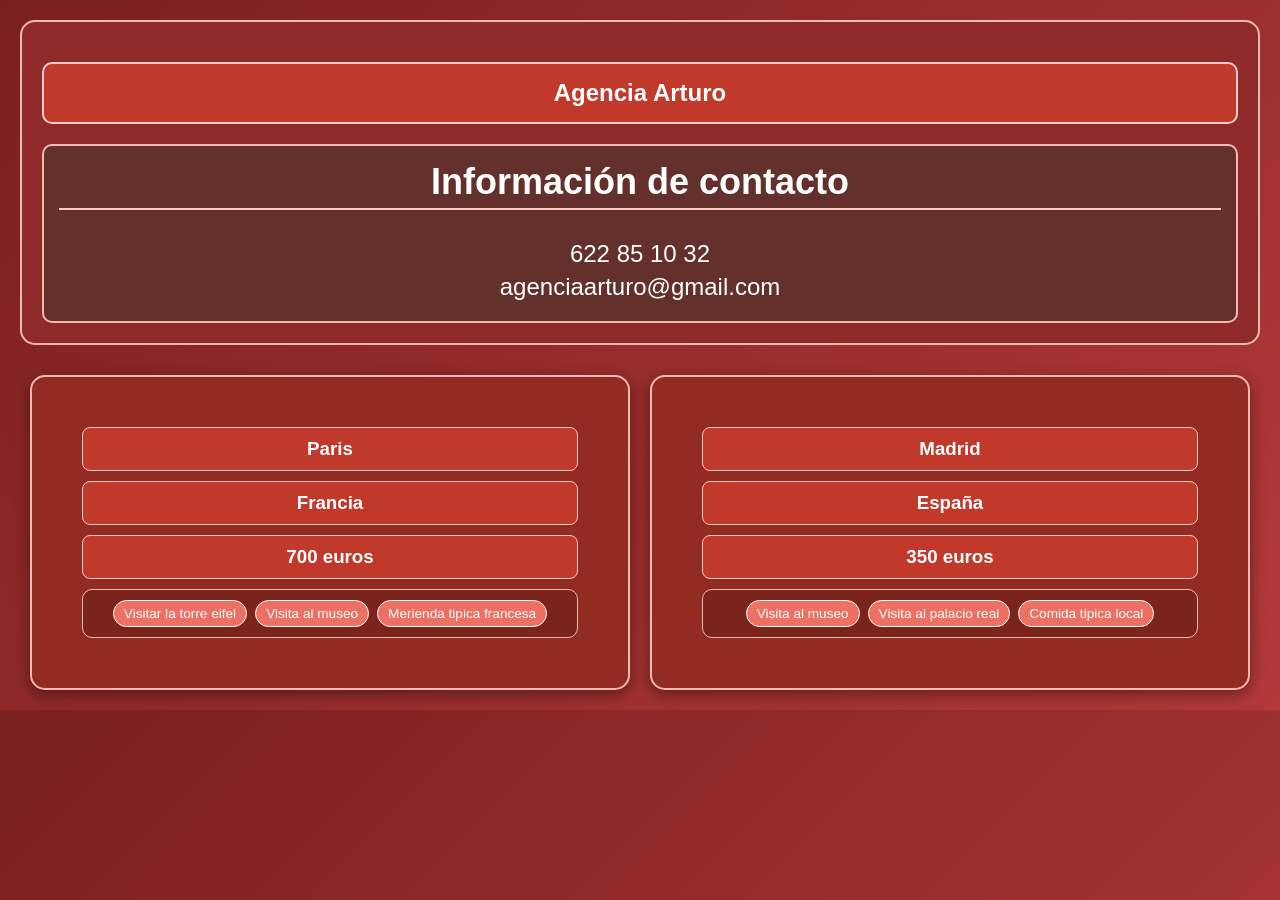
<file: Carmona_Roldan/HTML/Index.html>
<!doctype html>
<html lang="es">
  <head>
    <meta charset="UTF-8" />
    <script src="../JS/CarmonaRoldan_recuperardatos.js" defer></script>
    
    <link rel="stylesheet" href="../CSS/CarmonaRoldan_estilos.css" />
    <title>Examen JSON y JS</title>
  </head>

  <body>
    <section id="datos"></section>
    <section id="excursiones"></section>
  </body>
</html>
</file>
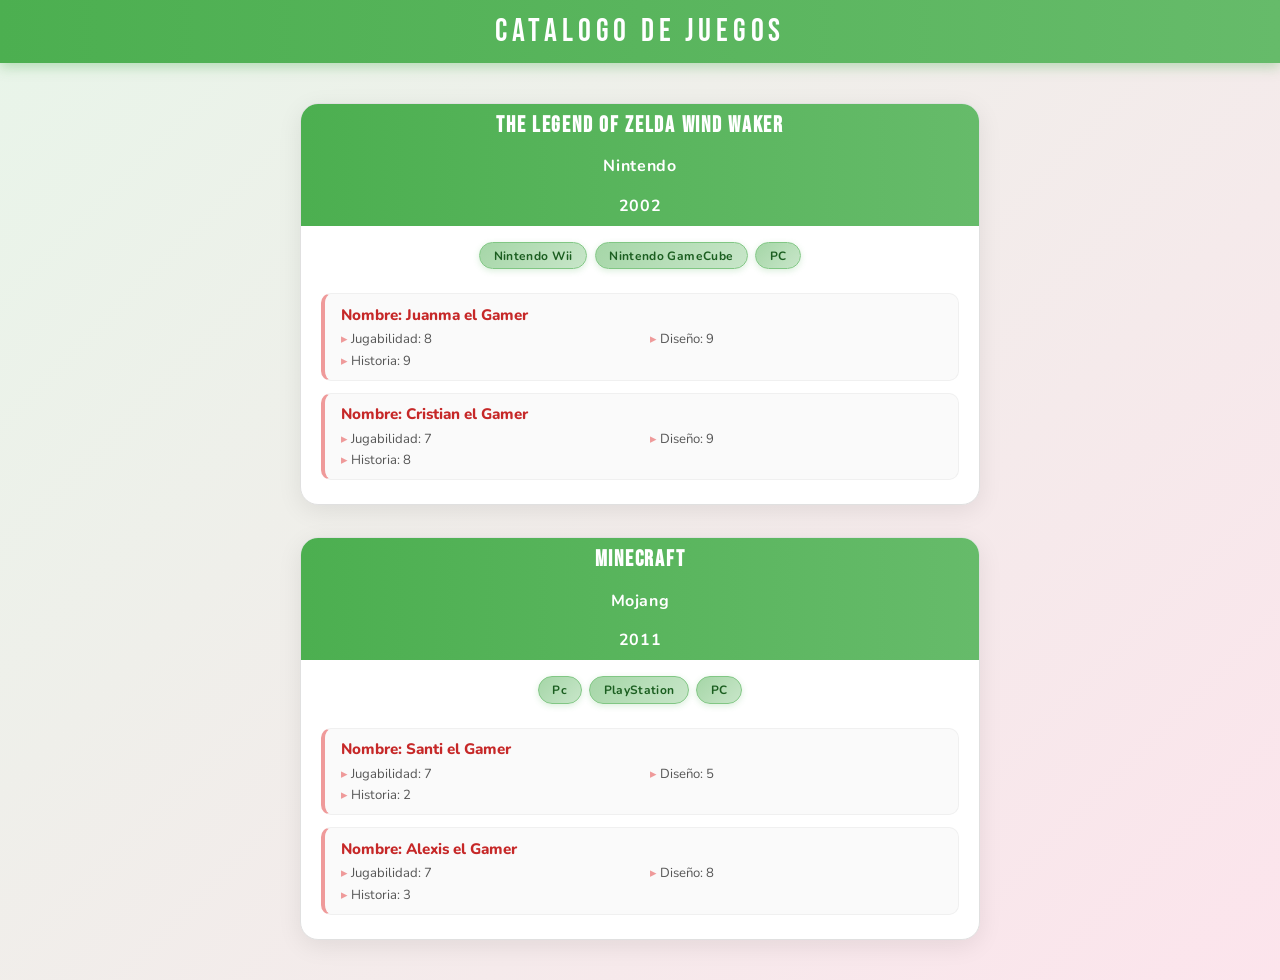
<file: PracticaExamen/PracticaExamen.html>
<!doctype html>
<html lang="es">
  <head>
    <meta charset="UTF-8" />
    <script src="PracticaExamen.js" defer></script>
    
    <link rel="stylesheet" href="PracticaExamen.css" />
    <title>Practica examen</title>
  </head>

  <body>
    <header>
        Catalogo de juegos
    </header>
    <main id="principal"></main>
  </body>
</html>
</file>
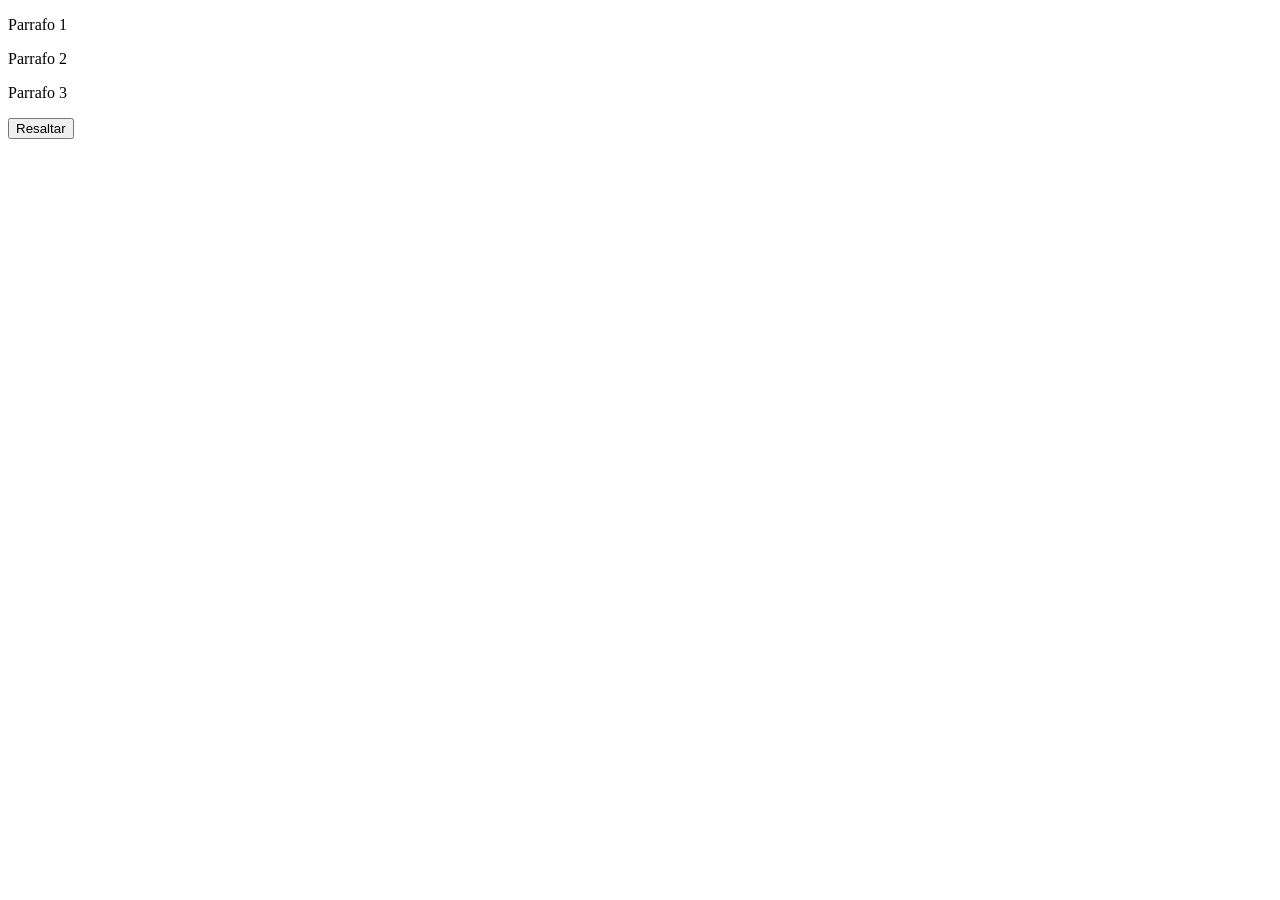
<file: RelacionEjercicios2/Ejercicio1/Ejercicio1.html>
<!DOCTYPE html>
<html>

<head>
    <title>Ejercicio 1</title>
    <script defer src="../Ejercicio1/Ejercicio1.js"></script>
    <!-- El defer hace que espere a cargar todo el html antes de aplicar el js-->
</head>

<body>

    <p>Parrafo 1</p>
    <p>Parrafo 2</p>
    <p id="par3">Parrafo 3</p>

    <button type="button" value="Resaltar" id="boton">Resaltar</button>

</body>

</html>
</file>
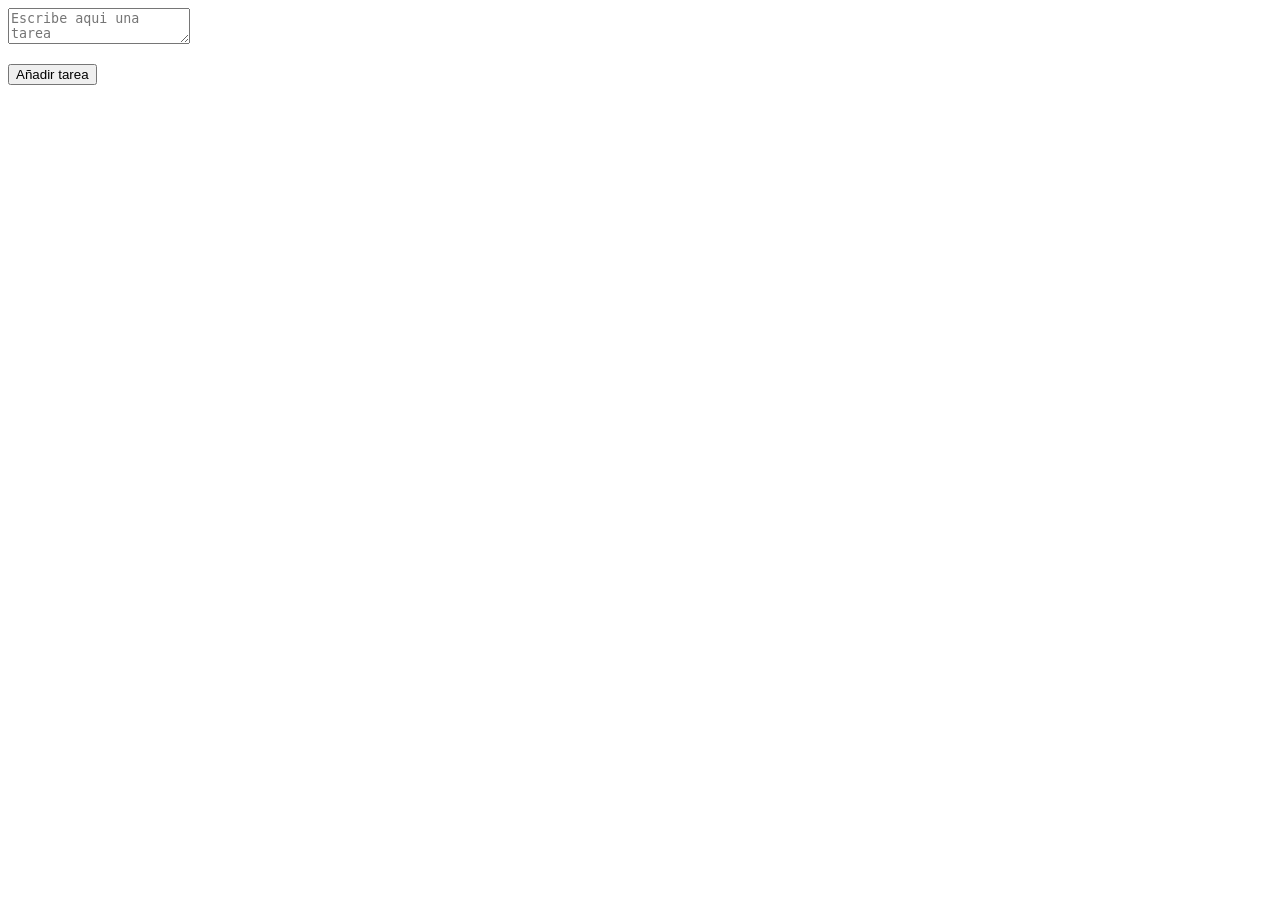
<file: RelacionEjercicios2/Ejercicio2/Ejercicio2.html>
<!DOCTYPE html>
<html>

<head>
    <title>Ejercicio 2</title>
    <script src="../Ejercicio2/Ejercicio2.js"></script>
</head>

<body>
    <textarea id="texto" placeholder="Escribe aqui una tarea"></textarea>
    <p>
        <button onclick="añadir()">Añadir tarea</button>
    </p>
    <ul></ul>
</body>

</html>
</file>
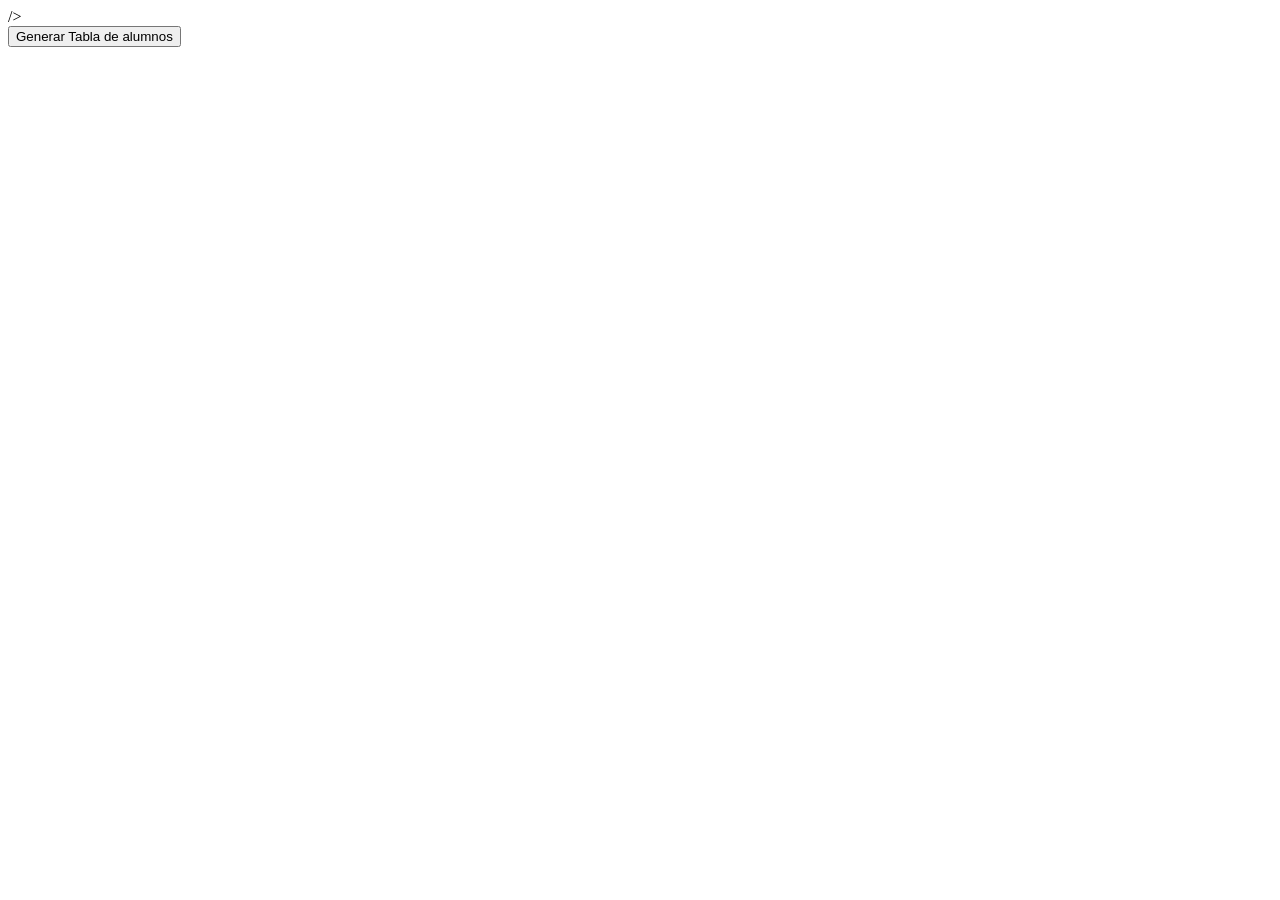
<file: RelacionEjercicios2/Ejercicio3/Ejercicio3.html>
<html lang="es">
  <head>
    <title>EJ3 - Relacion 2 -JSON+JS - DAM</title> />
    <meta charset="UTF-8" />
    <script defer src="../Ejercicio3/Ejercicio3.js"></script>
  </head>
  <body>
    <div id="boton">
      <button type="button">Generar Tabla de alumnos</button>
    </div>
  </body>
</html>
</file>
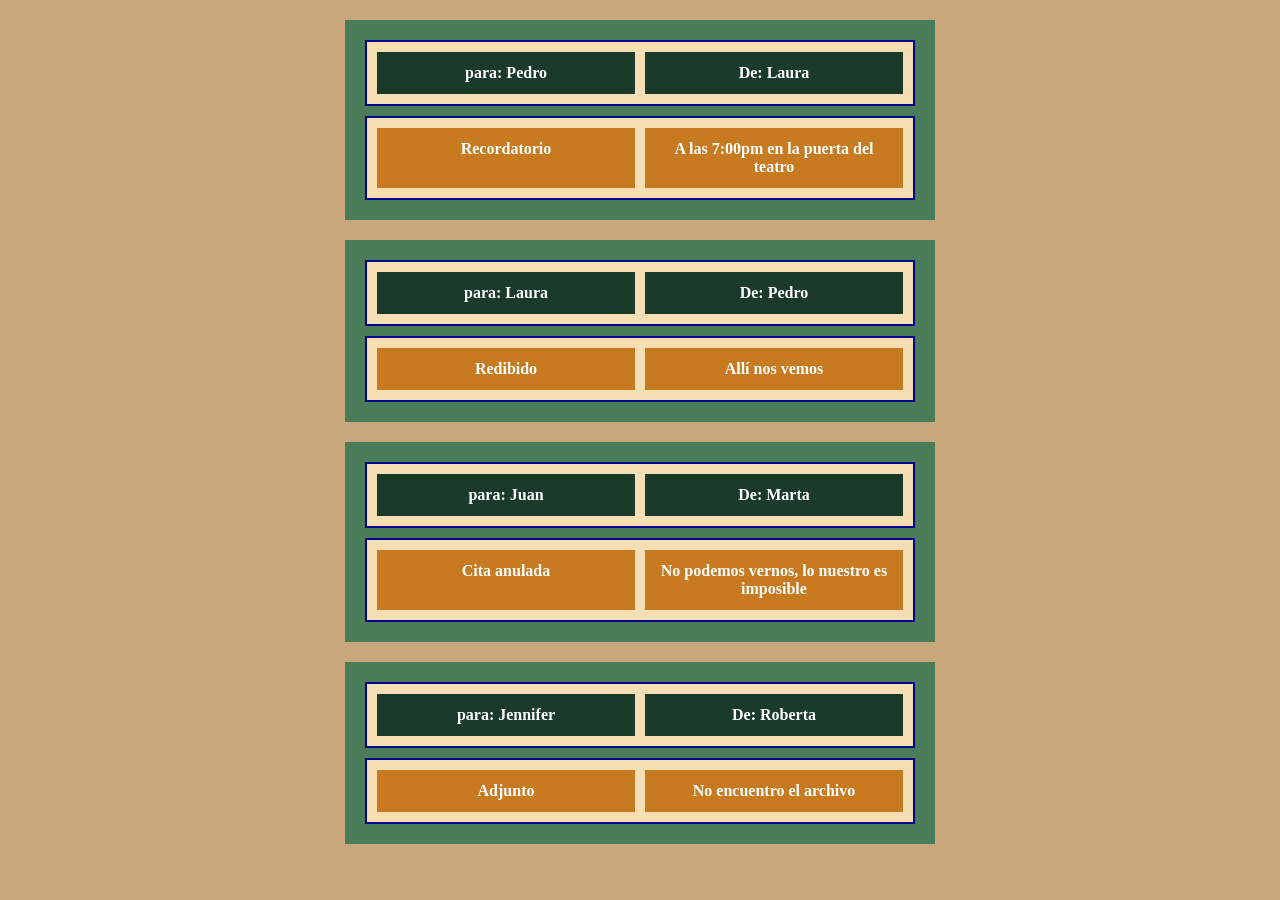
<file: RelacionEjercicios3/Ejercicio2/Ejercicio2.html>
<!doctype html>
<html lang="es">
  <head>
    <meta charset="UTF-8" />
    <script src="../Ejercicio2/Ejercicio2.js" defer></script>

    <link rel="stylesheet" href="../Ejercicio2/Ejercicio2.css" />
    <title>Ejercicio 3 Relación 2</title>
  </head>

  <body>
    <main id="principal"></main>
  </body>
</html>
</file>
<file: Carmona_Roldan/CSS/CarmonaRoldan_estilos.css>
body{
    margin: 0;
    padding: 20px;
    font-family: Arial, Helvetica, sans-serif;
    background: linear-gradient(135deg, #7a1f1f, #b33939);
    color: white;
}

/* ===== SECCIÓN DATOS (ARRIBA) ===== */
#datos{
    background-color: #8e2a2a;
    border: 2px solid #f5b7b1;
    border-radius: 15px;
    padding: 20px;
    margin-bottom: 30px;
}

#datos h1{
    background-color: #c0392b;
    border: 2px solid #f8caca;
    border-radius: 10px;
    padding: 15px;
    text-align: center;    
}

#datos div{
    background-color: #63302b;
    border: 2px solid #f5b7b1;
    border-radius: 10px;
    padding: 15px;
    text-align:center;
    font-size:x-large;
}

#datos h2{
    margin-top: 0;
    border-bottom: 2px solid #f8caca;
    padding-bottom: 5px;
}

#datos p{
    margin: 5px 0;
}

/* ===== SECCIÓN EXCURSIONES ===== */
#excursiones{
    display: flex; /* cards en fila */
    gap: 20px;
    flex-wrap: wrap;
    justify-content: center;
}

/* ===== CARDS ===== */
card{
    background-color: #922b21;
    border: 2px solid #f5b7b1;
    border-radius: 15px;
    padding: 15px;
    width: 580px;
    display: flex;
    flex-direction: column;
    gap: 10px;

    box-shadow: 0 5px 15px rgba(0,0,0,0.4);
}

/* TITULOS DE LAS CARDS */

card{
    width:40%;
    padding:50px;
}
card h3{
    margin: 0;
    padding: 10px;
    background-color: #c0392b;
    border: 1px solid #f8caca;
    border-radius: 8px;
    text-align: center;
}

/* CONTENEDOR DE ACTIVIDADES */
card div{
    display: flex; /* flex en los span */
    flex-wrap: wrap;
    gap: 8px;
    justify-content: center;

    background-color: #7b241c;
    border: 1px solid #f5b7b1;
    border-radius: 10px;
    padding: 10px;
}
 
/* ACTIVIDADES */
card span{
    background-color: #ec7063;
    border: 1px solid #fff;
    border-radius: 20px;
    padding: 5px 10px;
    font-size: 0.85em;
}

/* HOVER SUAVE */
card:hover{
    transform: scale(1.05);
    transition: 0.3s;
    background-color: #a93226;
}
</file>
<file: PracticaExamen/PracticaExamen.css>
@import url('https://fonts.googleapis.com/css2?family=Nunito:wght@400;600;700;800&family=Bebas+Neue&display=swap');
 
/* ── RESET & BASE ── */
*, *::before, *::after { box-sizing: border-box; margin: 0; padding: 0; }
 
body {
  font-family: 'Nunito', sans-serif;
  background: linear-gradient(135deg, #e8f5e9 0%, #fce4ec 100%);
  min-height: 100vh;
  color: #2d2d2d;
}
 
/* ── HEADER ── */
header {
  font-family: 'Bebas Neue', sans-serif;
  font-size: 2rem;
  letter-spacing: 0.15em;
  text-align: center;
  padding: 0.75rem 2rem;
  background: linear-gradient(90deg, #4caf50, #66bb6a);
  color: #fff;
  box-shadow: 0 4px 12px rgba(76, 175, 80, 0.35);
}
 
/* ── MAIN ── */
#principal {
  display: flex;
  flex-direction: column;
  gap: 2rem;
  max-width: 720px;
  margin: 2.5rem auto;
  padding: 0 1.25rem;
}
 
/* ── CARD (section) ── */
section {
  background: #fff;
  border-radius: 18px;
  box-shadow: 0 6px 24px rgba(0,0,0,0.08);
  overflow: hidden;
  padding: 0 0 1.5rem 0;
  border: 1px solid #e0e0e0;
  animation: fadeUp 0.4s ease both;
}
 
@keyframes fadeUp {
  from { opacity: 0; transform: translateY(20px); }
  to   { opacity: 1; transform: translateY(0); }
}
 
/* ── TÍTULOS PRINCIPALES ── */
section > h3 {
  text-align: center;
  padding: 0.55rem 1.5rem;
  font-size: 1rem;
  font-weight: 700;
  color: #fff;
  background: linear-gradient(90deg, #4caf50, #66bb6a);
  letter-spacing: 0.04em;
}
 
section > h3:first-child {
  font-family: 'Bebas Neue', sans-serif;
  font-size: 1.35rem;
  letter-spacing: 0.08em;
}
 
/* ── PLATAFORMAS ── */
#plataformas {
  display: flex;
  flex-wrap: wrap;
  gap: 0.45rem;
  justify-content: center;
  padding: 1rem 1.5rem 0.5rem;
}
 
#plataformas span {
  background: linear-gradient(135deg, #a5d6a7, #c8e6c9);
  color: #1b5e20;
  font-size: 0.75rem;
  font-weight: 700;
  padding: 0.3rem 0.85rem;
  border-radius: 999px;
  letter-spacing: 0.03em;
  box-shadow: 0 2px 6px rgba(76,175,80,0.2);
  border: 1px solid #81c784;
  transition: transform 0.15s;
}
 
#plataformas span:hover {
  transform: scale(1.07);
}
 
/* ── ARTICLE VALORACIONES ── */
article {
  display: flex;
  flex-direction: column;
  gap: 0.75rem;
  padding: 1rem 1.25rem 0;
}
 
/* ── CADA VALORACIÓN ── */
article > div {
  background: #fafafa;
  border: 1px solid #f0f0f0;
  border-left: 4px solid #ef9a9a;
  border-radius: 10px;
  padding: 0.65rem 1rem;
  display: grid;
  grid-template-columns: 1fr 1fr;
  gap: 0.2rem 1rem;
}
 
/* Nombre ocupa las 2 columnas */
article > div > div:first-child {
  grid-column: 1 / -1;
  font-weight: 800;
  color: #c62828;
  font-size: 0.95rem;
  margin-bottom: 0.15rem;
}
 
article > div > div:not(:first-child) {
  font-size: 0.82rem;
  color: #555;
}
 
article > div > div:not(:first-child)::before {
  content: '▸ ';
  color: #ef9a9a;
}
 
/* ── RESPONSIVE ── */
@media (max-width: 500px) {
  header { font-size: 1.5rem; }
  section > h3:first-child { font-size: 1.1rem; }
  article > div { grid-template-columns: 1fr; }
}
</file>
<file: RelacionEjercicios3/Ejercicio2/Ejercicio2.css>
body {
  background-color: #c8a87a;
  margin: 0;
  padding: 20px;
}

#principal {
  display: flex;
  flex-direction: column;
  gap: 20px;
}

/* tarjeta verde */
#principal > section {
  background-color: #4a7c59;
  padding: 20px;
  max-width: 550px;
  margin: 0 auto;
  width: 100%;
  display: flex;
  flex-direction: column;
  gap: 10px;
}

/* cabecera y cuerpo beige */
#principal > section > div {
  background-color: #f5deb3;
  border: 2px solid #00008b;
  display: flex;
  gap: 10px;
  padding: 10px;
}

/* todos los h4 */
#principal h4 {
  flex: 1;
  color: white;
  text-align: center;
  padding: 12px;
  margin: 0;
}

/* h4 de la cabecera → verde oscuro */
#principal > section > div:first-child > h4 {
  background-color: #1a3a2a;
}

/* h4 del cuerpo → naranja */
#principal > section > div:last-child > h4 {
  background-color: #c87a20;
}
</file>
